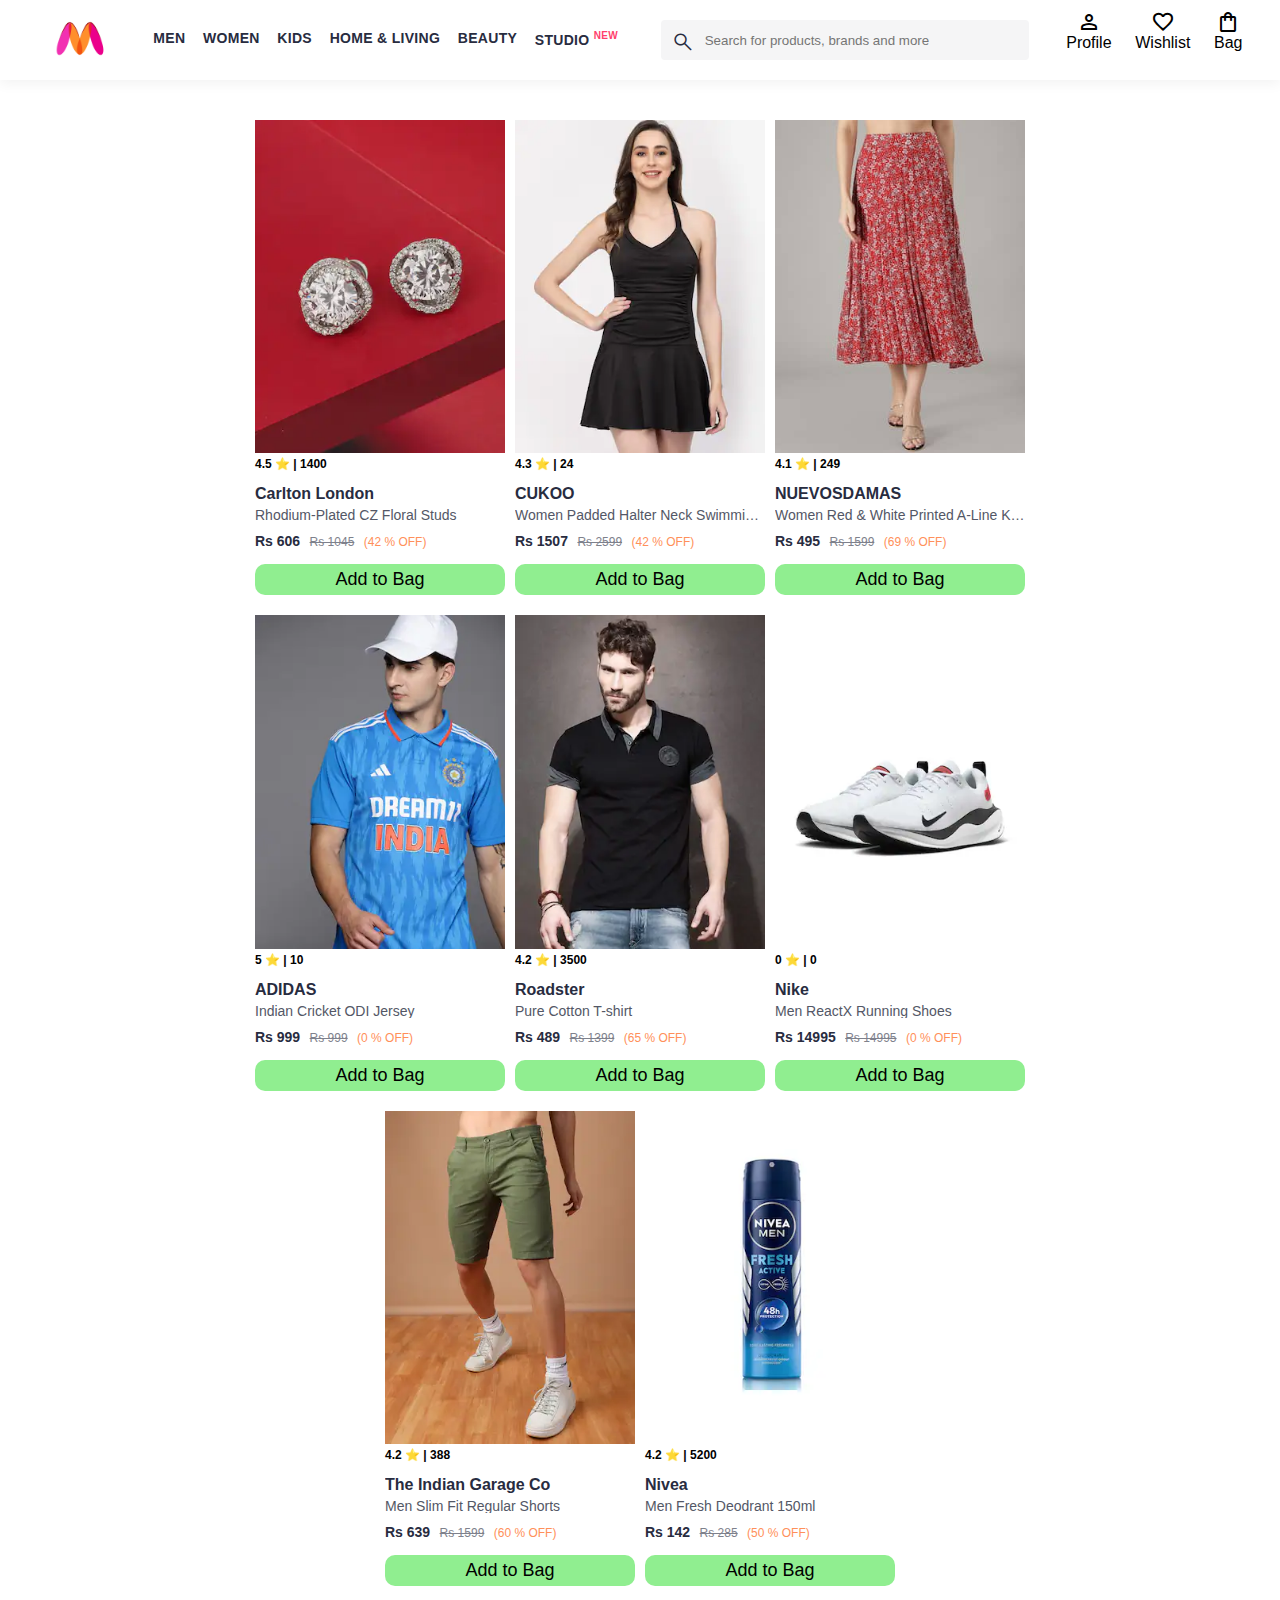
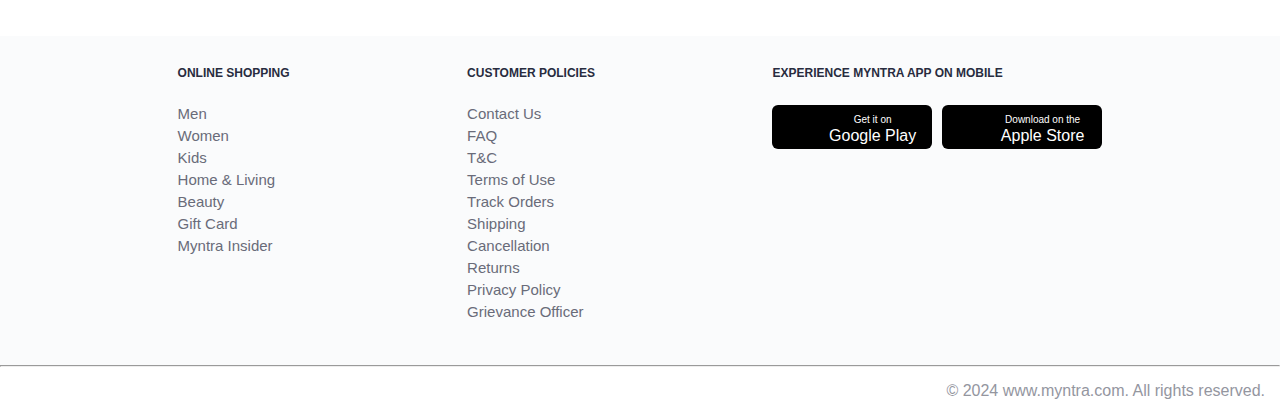
<file: index.html>
<!DOCTYPE html>
<html lang="en">
<head>
    <meta charset="UTF-8">
    <meta name="viewport" content="width=device-width, initial-scale=1.0">
    <title>Myntra Functional Clone</title>
    <link rel="stylesheet" href="https://cdnjs.cloudflare.com/ajax/libs/font-awesome/6.5.2/css/all.min.css" integrity="sha512-SnH5WK+bZxgPHs44uWIX+LLJAJ9/2PkPKZ5QiAj6Ta86w+fsb2TkcmfRyVX3pBnMFcV7oQPJkl9QevSCWr3W6A==" crossorigin="anonymous" referrerpolicy="no-referrer" />
    <link rel="stylesheet" href="https://fonts.googleapis.com/css2?family=Material+Symbols+Outlined:opsz,wght,FILL,GRAD@20..48,100..700,0..1,-50..200" />
    <link rel="stylesheet" href="./styles/index.css">
</head>
<body>
    <header>
        <div class="hamburger-icon">
            <button onclick="showList()">
                <i class="fa fa-bars"></i>
            </button>
        </div>

        <div class="logo_container">
            <a href="#"><img src="./images/myntra_logo.webp" alt="myntra logo" class="myntra_logo"></a>
        </div>

        <div class="burger">
            <button onclick="hideList()">X</button>
            <a href="">Men</a>
            <a href="">Women</a>
            <a href="">Kids</a>
            <a href="">Home & Living</a>
            <a href="">Beauty</a>
            <a href="">Studio <sup>New</sup></a>
        </div>

        <nav class="navbar">
            <a href="">Men</a>
            <a href="">Women</a>
            <a href="">Kids</a>
            <a href="">Home & Living</a>
            <a href="">Beauty</a>
            <a href="">Studio <sup>New</sup></a>
        </nav>
        <div class="search_bar">
            <span class="material-symbols-outlined search_icon">search</span>
            <input placeholder="Search for products, brands and more" class="search_input">
        </div>
        <div class="action_bar">
            <div class="action_container">
                <span class="material-symbols-outlined action_icon">person</span>
                <span class="action_name">Profile</span>
            </div>
            <div class="action_container">
                <span class="material-symbols-outlined action_icon">favorite</span>
                <span class="action_name">Wishlist</span>
            </div>
            <a href="pages/bag.html" class="action_container">
                <span class="material-symbols-outlined action_icon">shopping_bag</span>
                <span class="action_name">Bag</span>
                <span class="bag-item-count">0</span>
            </a>
        </div>
    </header>

    <main>
        <div class="items-container">
            
        </div>
    </main>

    <footer>
        <div class="footer_container">
            <div class="footer_column">
                <h3>Online Shopping</h3>
                <a href="">Men</a>
                <a href="">Women</a>
                <a href="">Kids</a>
                <a href="">Home & Living</a>
                <a href="">Beauty</a>
                <a href="">Gift Card</a>
                <a href="">Myntra Insider</a>
            </div>

            <div class="footer_column">
                <h3>Customer Policies</h3>
                <a href="">Contact Us</a>
                <a href="">FAQ</a>
                <a href="">T&C</a>
                <a href="">Terms of Use</a>
                <a href="">Track Orders</a>
                <a href="">Shipping</a>
                <a href="">Cancellation</a>
                <a href="">Returns</a>
                <a href="">Privacy Policy</a>
                <a href="">Grievance Officer</a>
            </div>

            <div class="footer_column">
                <h3>Experience Myntra App on Mobile</h3>
                <div class="footer-btns">
                    <button>
                        <div class="btn-icon"><i class="fa-brands fa-google-play"></i></div>
                        <div class="btn-text"><span>Get it on</span><br>Google Play</div>
                    </button>
                    <button>
                        <div class="btn-icon"><i class="fa-brands fa-apple"></i></div>
                        <div class="btn-text"><span>Download on the</span><br>Apple Store</div>
                    </button>
                </div>
            </div>

            
        </div>
        <hr>

        <div class="copyright">© 2024 www.myntra.com. All rights reserved.</div>
    </footer>


    <script src="https://cdnjs.cloudflare.com/ajax/libs/gsap/3.12.5/gsap.min.js" integrity="sha512-7eHRwcbYkK4d9g/6tD/mhkf++eoTHwpNM9woBxtPUBWm67zeAfFC+HrdoE2GanKeocly/VxeLvIqwvCdk7qScg==" crossorigin="anonymous" referrerpolicy="no-referrer"></script>
    <script src="./scripts/items.js"></script>
    <script src="./scripts/index.js"></script>
</body>
</html>
</file>
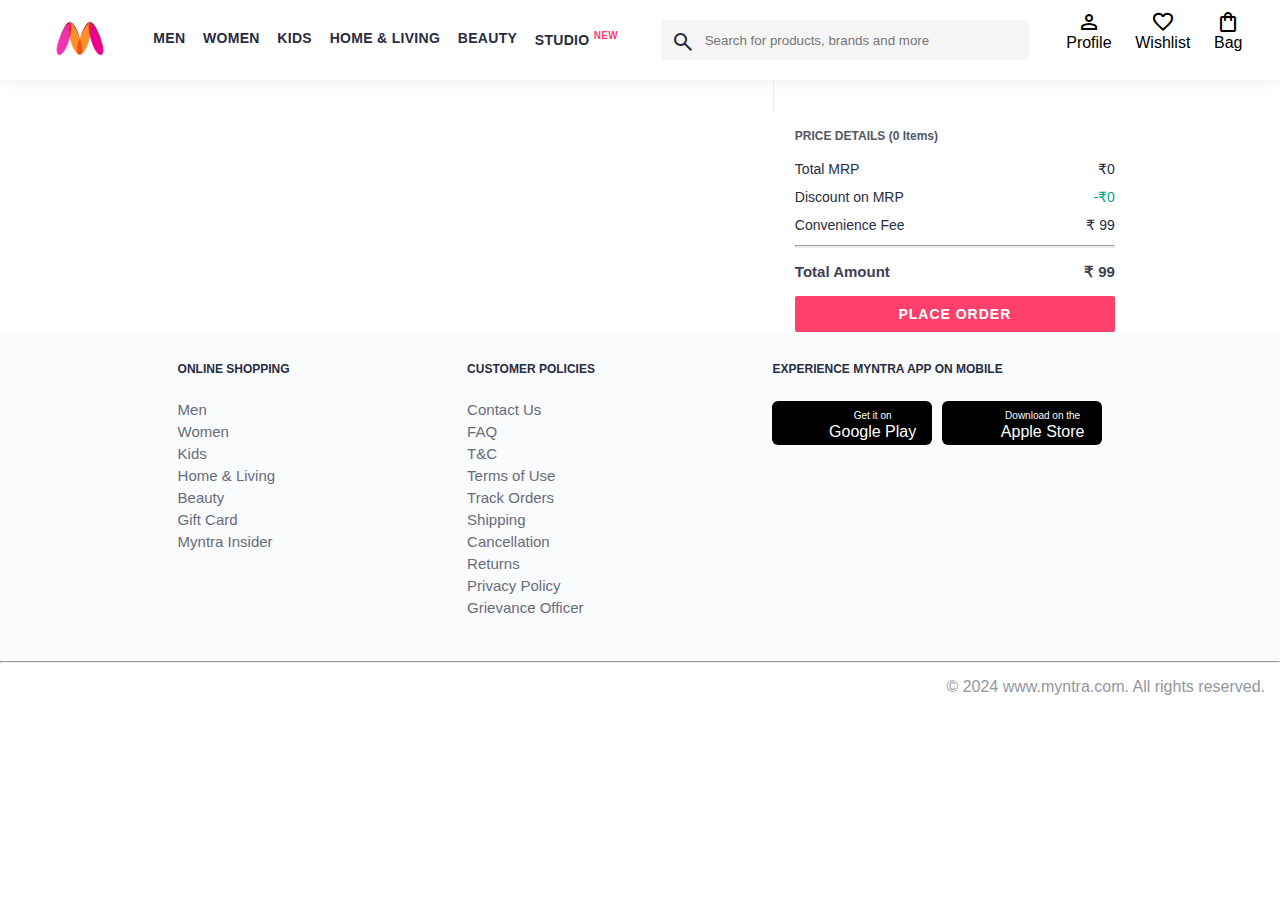
<file: pages/bag.html>
<!DOCTYPE html>
<html lang="en">
<head>
    <title>Myntra Clone</title>
    <link rel="stylesheet" href="../styles/index.css">
    <link rel="stylesheet" href="../styles/bag.css">
    <link rel="stylesheet" href="https://fonts.googleapis.com/css2?family=Material+Symbols+Outlined:opsz,wght,FILL,GRAD@20..48,100..700,0..1,-50..200" />
</head>
<body>
  <header>
    <div class="hamburger-icon">
        <button onclick="showList()">
            <i class="fa fa-bars"></i>
        </button>
    </div>

    <div class="logo_container">
        <a href="#"><img src="../images/myntra_logo.webp" alt="myntra logo" class="myntra_logo"></a>
    </div>

    <div class="burger">
        <button onclick="hideList()">X</button>
        <a href="">Men</a>
        <a href="">Women</a>
        <a href="">Kids</a>
        <a href="">Home & Living</a>
        <a href="">Beauty</a>
        <a href="">Studio <sup>New</sup></a>
    </div>

    <nav class="navbar">
        <a href="">Men</a>
        <a href="">Women</a>
        <a href="">Kids</a>
        <a href="">Home & Living</a>
        <a href="">Beauty</a>
        <a href="">Studio <sup>New</sup></a>
    </nav>
    <div class="search_bar">
        <span class="material-symbols-outlined search_icon">search</span>
        <input placeholder="Search for products, brands and more" class="search_input">
    </div>
    <div class="action_bar">
        <div class="action_container">
            <span class="material-symbols-outlined action_icon">person</span>
            <span class="action_name">Profile</span>
        </div>
        <div class="action_container">
            <span class="material-symbols-outlined action_icon">favorite</span>
            <span class="action_name">Wishlist</span>
        </div>
        <a href="pages/bag.html" class="action_container">
            <span class="material-symbols-outlined action_icon">shopping_bag</span>
            <span class="action_name">Bag</span>
            <span class="bag-item-count">0</span>
        </a>
    </div>
</header>

    <main>
      <div class="bag-page">
        <div class="bag-items-container">
          

        </div>
        <div class="bag-summary">
          
        </div>

      </div>
    </main>

    <footer>
      <div class="footer_container">
          <div class="footer_column">
              <h3>Online Shopping</h3>
              <a href="">Men</a>
              <a href="">Women</a>
              <a href="">Kids</a>
              <a href="">Home & Living</a>
              <a href="">Beauty</a>
              <a href="">Gift Card</a>
              <a href="">Myntra Insider</a>
          </div>

          <div class="footer_column">
              <h3>Customer Policies</h3>
              <a href="">Contact Us</a>
              <a href="">FAQ</a>
              <a href="">T&C</a>
              <a href="">Terms of Use</a>
              <a href="">Track Orders</a>
              <a href="">Shipping</a>
              <a href="">Cancellation</a>
              <a href="">Returns</a>
              <a href="">Privacy Policy</a>
              <a href="">Grievance Officer</a>
          </div>

          <div class="footer_column">
              <h3>Experience Myntra App on Mobile</h3>
              <div class="footer-btns">
                  <button>
                      <div class="btn-icon"><i class="fa-brands fa-google-play"></i></div>
                      <div class="btn-text"><span>Get it on</span><br>Google Play</div>
                  </button>
                  <button>
                      <div class="btn-icon"><i class="fa-brands fa-apple"></i></div>
                      <div class="btn-text"><span>Download on the</span><br>Apple Store</div>
                  </button>
              </div>
          </div>

          
      </div>
      <hr>

      <div class="copyright">© 2024 www.myntra.com. All rights reserved.</div>
  </footer>
    <script src="../scripts/items.js"></script>
    <script src="../scripts/index.js"></script>
    <script src="../scripts/bag.js"></script>
</body>
</html>
</file>
<file: styles/index.css>
* {
    margin: 0;
    padding: 0;
    box-sizing: border-box;
    font-family: Assistant, -apple-system, BlinkMacSystemFont, Segoe UI, Roboto, Helvetica, Arial, sans-serif;
}

html,body {
    height: 100%;
    width: 100%;
}

/* header and navbar */

header {
    background-color: #fff;
    height: 80px;
    display: flex;
    justify-content: space-between;
    align-items: center;
    box-shadow: 0 4px 12px 0 rgba(0,0,0,.05);
    padding: 0 2%;
}

.myntra_logo {
    height: 45px;
}

/* .logo_container {
    margin-left: 4%;
}

.action_bar {
    margin-right: 4%;
} */

.navbar {
    min-width: 500px;
    display: flex;
    justify-content: space-evenly;
}

.navbar a {
    font-size: 14px;
    letter-spacing: .3px;
    color: #282c3f;
    font-weight: 700;
    text-transform: uppercase;
    text-decoration: none;
    padding: 28px 0;
    border-bottom: 3px solid #fff;
}

.navbar a:hover {
    border-bottom: 3px solid #ee5f73;
}

.navbar a sup {
    color: rgb(255, 63, 108);
    font-size: 10px;
    font-weight: 600;
}

.burger {
    position: absolute;
    top: 0;
    left: -1000px;
    background: #fff;
    height: 90%;
    width: 90%;
    display: none;
    flex-direction: column;
    justify-content: center;
    align-items: center;
    gap: 20px;
}

.burger a {
    font-size: 14px;
    letter-spacing: .3px;
    color: #282c3f;
    font-weight: 700;
    text-transform: uppercase;
    text-decoration: none;
    border-bottom: 3px solid #fff;
}

.burger a sup {
    color: rgb(255, 63, 108);
    font-size: 10px;
    font-weight: 600;
}

.burger a:hover {
    border-bottom: 3px solid #ee5f73;
}

.burger button {
    position: absolute;
    top: 15px;
    left: 15px;
    padding: 6px 10px;
    background: transparent;
    border: none;
    font-size: 16px;
}

.hamburger-icon button {
    display: none;
    padding: 6px 8px;
    background: transparent;
    border: none;
}

.search_bar {
    height: 40px;
    min-width: 280px;
    width: 30%;
    display: flex;
    align-items: center;
}

.search_icon {
    box-sizing: content-box;
    height: 20px;
    padding: 10px;
    background-color: #F5F5F6;
    color: rgb(40, 44, 63);
    font-weight: 300;
    border-radius: 4px 0 0 4px;
}

.search_input {
    background-color: #F5F5F6;
    color: rgb(105, 110, 121);
    flex-grow: 1;
    height: 40px;
    border: 0;
    border-radius: 0 4px 4px 0;
}

.search_input:focus {
    outline: none;
}

.action_bar {
    display: flex;
    justify-content: space-around;
    min-width: 200px;
}

.action_container {
    display: flex;
    flex-direction: column;
    align-items: center;
}

.bag-item-count {
    background-color: #f16565;
    white-space: nowrap;
    text-align: center;
    line-height: 18px;
    padding: 0 6px;
    height: 18px;
    position: relative;
    border-radius: 50%;
    font-size: 12px;
    color: #fff;
    left: 13px;
    top: -44px;
    font-weight: 700;
    cursor: pointer;
}

.action_container {
    text-decoration: none;
}
a.action_container:link {
    color:black;
}

/* Main Section*/

.items-container {
    width: 80%;
    margin: 40px auto;
    display: flex;
    flex-wrap: wrap;
    justify-content: center;
    gap: 10px;
}

.item-container {
    width: 250px;
    margin-bottom: 10px;
}

.item-image {
    width: 100%;
}

.rating {
    font-size: 12px;
    font-weight: 700;
}

.company-name {
    font-size: 16px;
    font-weight: 700;
    line-height: 1;
    color: #282c3f;
    margin-bottom: 6px;
    overflow: hidden;
    text-overflow: ellipsis;
    white-space: nowrap;
    margin-top: 15px;
}

.item-name {
    color: #535766;
    font-size: 14px;
    line-height: 1;
    margin-bottom: 0;
    margin-top: 0;
    overflow: hidden;
    text-overflow: ellipsis;
    white-space: nowrap;
    font-weight: 400;
    display: block;
}

.price {
    margin: 10px 0 6px;
    font-weight: 700;
}

.current-price {
    font-size: 14px;
    font-weight: 700;
    color: #282c3f;
}

.original-price {
    text-decoration: line-through;
    color: #7e818c;
    font-weight: 400;
    margin-left: 5px;
    font-size: 12px;
}

.discount {
    color: #ff905a;
    font-weight: 400;
    font-size: 12px;
    margin-left: 5px;
}

.btn-add-bag {
    width: 100%;
    font-size: 18px;
    background: lightgreen;
    border: none;
    padding: 5px 15px;
    border-radius: 10px;
    margin-top: 8px;
    cursor: pointer;
}

 /* footer */

 .footer_container {
    padding: 30px 0 40px 0;
    background: #fafbfc;
    display: flex;
    justify-content: space-evenly;
}

.footer_column {
    display: flex;
    flex-direction: column;
}

.footer_column a {
    font-size: 15px;
    color: rgb(105, 107, 121);
    display: block;
    text-decoration: none;
    padding-bottom: 5px;
}

.footer_column h3 {
    color: rgb(40, 44, 63);
    font-size: 12px;
    font-weight: 700;
    margin-bottom: 25px;
    text-transform: uppercase;
}

.copyright {
    color: #94969f;
    text-align: end;
    padding: 15px;
}

.footer-btns {
    display: flex;
    align-items: center;
    gap: 10px;
}

.footer-btns button {
    height: 100%;
    width: 160px;
    padding: 4px 6px;
    border-radius: 6px;
    border: none;
    background: #000;
    color: white;
    font-size: 16px;
    display: flex;
}

.footer-btns button .btn-icon{
    height: 100%;
    width: 30%;
    display: flex;
    align-items: center;
    justify-content: center;
}

.footer-btns .btn-text {
    height: 100%;
    width: 80%;
}


.footer-btns button i {
    font-size: 25px;
}


.footer-btns span {
    font-size: 10px;
}

/* Media Queries */

@media(max-width: 495px) {
    .sale-item {
        width: 150px;
    }
    .myntra_logo {
        height: 35px;
    }
    .action_icon {
        font-size: 16px;
    }

    .action_name {
        font-size: 16px;
    }

    .footer-btns {
        flex-direction: column;
        justify-content: center;
    }

    .copyright {
        font-size: 12.5px;
    }
}

@media (max-width: 600px) {
    .search_bar {
        display: none;
    }
}

@media (max-width: 675px) {
    .footer_container {
        flex-direction: column;
        align-items: center;
    }
}

@media (max-width: 1075px) {
    .hamburger-icon button{
        display: block;
    }

    .navbar {
        display: none;
    }

    .burger {
        display: flex;
    }
}
</file>
<file: styles/bag.css>
.bag-items-container {
  display: inline-block;
  width: 64%;
  padding-right: 20px;
  border-right: 1px solid #eaeaec;
  padding-top: 32px;
  color: #282c3f;
  font-size: 13px;
  line-height: 1.42857143;
}

.bag-page {
  width: 75%;
  margin-left: 12.5%;
}

.bag-summary {
  vertical-align: top;
  display: inline-block;
  width: 35%;
  padding: 24px 0 0 16px;
  color: #282c3f;
  font-size: 13px;
  line-height: 1.42857143;
}

.bag-details-container {
  margin-bottom: 16px;
}

.price-header {
  font-size: 12px;
  font-weight: 700;
  margin: 24px 0 16px;
  color: #535766;
}

.price-item {
  margin-bottom: 12px;
  line-height: 16px;
  font-size: 14px;
  color: #282c3f;
}

.price-item-value {
  float: right;
}

.priceDetail-base-discount {
  color: #03a685;
}

.price-footer {
  font-weight: 700;
  font-size: 15px;
  padding-top: 16px;
  border-top: 1px solid #eaeaec;
  color: #3e4152;
  line-height: 16px;
}

.btn-place-order {
  width: 100%;
  letter-spacing: 1px;
  font-size: 14px;
  font-weight: 600;
  border-radius: 2px;
  border-width: 0px;
  padding: 10px 16px;
  background-color: rgb(255, 63, 108);
  color: rgb(255, 255, 255);
  cursor: pointer;
}

.bag-item-container {
  margin-bottom: 8px;
  background: #fff;
  font-size: 14px;
  border: 1px solid #eaeaec;
  border-radius: 4px;
  position: relative;
  padding: 12px 12px 0;
}

.item-left-part {
  position: absolute;
  background: rgb(255, 242, 223);
  height: 148px;
  width: 111px;
}

.item-right-part {
  padding-left: 12px;
  position: relative;
  min-height: 148px;
  margin-left: 111px;
  margin-bottom: 12px;
}

.bag-item-img {
  width: 100%;
}

.return-period {
  display: inline-flex;
  font-size: 14px;
  padding-top: 8px;
}

.return-period-days {
  font-weight: 700;
  margin-right: 4px;
}

.delivery-details {
  margin-top: 5px;
  color: #282c3f;
  font-size: 12px;
  letter-spacing: -.1px;
  margin-bottom: 8px;
  line-height: 15px;
}

.delivery-details-days {
  color: #03a685;
}

.remove-from-cart {
  position: absolute;
  font-size: 25px;
  top: 10px;
  right: 18px;
  width: 14px;
  height: 14px;
  cursor: pointer;
}
</file>
